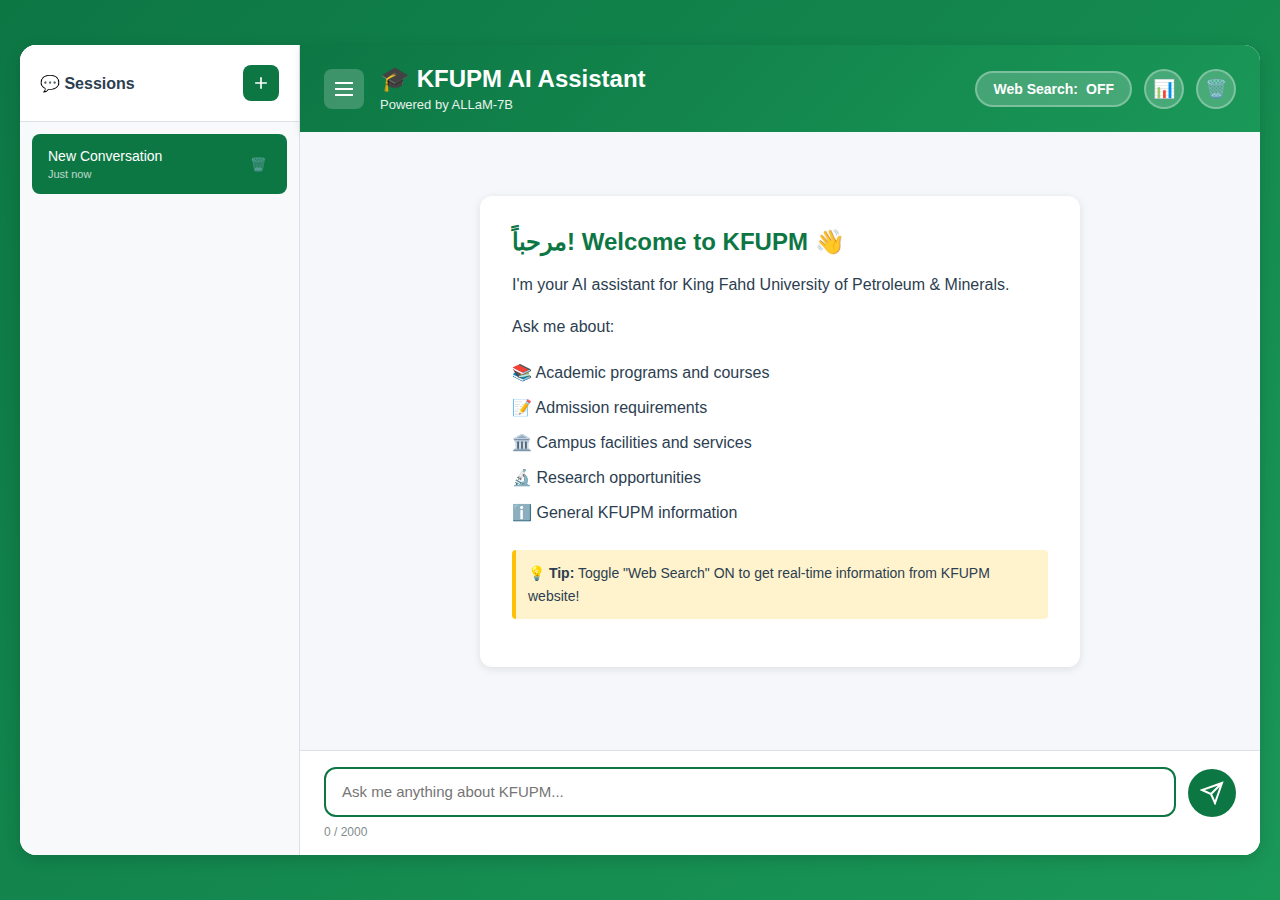
<file: index.html>
<!DOCTYPE html>
<html lang="en">
<head>
    <meta charset="UTF-8">
    <meta name="viewport" content="width=device-width, initial-scale=1.0">
    <title>KFUPM AI Assistant</title>
    <link rel="stylesheet" href="css/style.css">
</head>
<body>
    <div class="app-container">
        <!-- Sidebar -->
        <aside class="sidebar" id="sidebar">
            <div class="sidebar-header">
                <h3>💬 Sessions</h3>
                <button id="newSessionBtn" class="new-session-btn" title="New session">
                    <svg width="20" height="20" viewBox="0 0 24 24" fill="none" stroke="currentColor" stroke-width="2">
                        <line x1="12" y1="5" x2="12" y2="19"></line>
                        <line x1="5" y1="12" x2="19" y2="12"></line>
                    </svg>
                </button>
            </div>
            <div class="sessions-list" id="sessionsList">
                <!-- Sessions will be dynamically added here -->
            </div>
        </aside>

        <!-- Main Content -->
        <div class="main-content">
            <div class="container">
                <!-- Header -->
                <header class="header">
                    <div class="header-left">
                        <button id="sidebarToggle" class="sidebar-toggle" title="Toggle sidebar">
                            <svg width="24" height="24" viewBox="0 0 24 24" fill="none" stroke="currentColor" stroke-width="2">
                                <line x1="3" y1="12" x2="21" y2="12"></line>
                                <line x1="3" y1="6" x2="21" y2="6"></line>
                                <line x1="3" y1="18" x2="21" y2="18"></line>
                            </svg>
                        </button>
                        <div class="header-content">
                            <h1>🎓 KFUPM AI Assistant</h1>
                            <p class="subtitle">Powered by ALLaM-7B</p>
                        </div>
                    </div>
                    <div class="controls">
                        <button id="searchToggle" class="toggle-btn" title="Toggle web search">
                            <span class="toggle-label">Web Search:</span>
                            <span class="toggle-status">OFF</span>
                        </button>
                        <a href="admin.html" class="admin-link" title="Admin Dashboard">
                            <span>📊</span>
                        </a>
                        <button id="clearBtn" class="clear-btn" title="Clear conversation">
                            <span>🗑️</span>
                        </button>
                    </div>
                </header>

                <!-- Chat Container -->
                <div class="chat-container" id="chatContainer">
                    <div class="welcome-message">
                        <h2>مرحباً! Welcome to KFUPM 👋</h2>
                        <p>I'm your AI assistant for King Fahd University of Petroleum & Minerals.</p>
                        <p>Ask me about:</p>
                        <ul>
                            <li>📚 Academic programs and courses</li>
                            <li>📝 Admission requirements</li>
                            <li>🏛️ Campus facilities and services</li>
                            <li>🔬 Research opportunities</li>
                            <li>ℹ️ General KFUPM information</li>
                        </ul>
                        <p class="tip">💡 <strong>Tip:</strong> Toggle "Web Search" ON for real-time KFUPM website information!</p>
                    </div>
                </div>

                <!-- Input Area -->
                <div class="input-area">
                    <div class="input-wrapper">
                        <textarea 
                            id="messageInput" 
                            placeholder="Ask me anything about KFUPM..." 
                            rows="1"
                            maxlength="2000"
                        ></textarea>
                        <button id="sendBtn" class="send-btn" title="Send message">
                            <svg width="24" height="24" viewBox="0 0 24 24" fill="none" stroke="currentColor" stroke-width="2">
                                <path d="M22 2L11 13M22 2l-7 20-4-9-9-4 20-7z"/>
                            </svg>
                        </button>
                    </div>
                    <div class="input-footer">
                        <span id="charCount">0 / 2000</span>
                        <span class="status" id="status"></span>
                    </div>
                </div>
            </div>
        </div>
    </div>

    <!-- Loading Template -->
    <template id="loadingTemplate">
        <div class="message assistant-message loading-message">
            <div class="message-avatar">🤖</div>
            <div class="message-content">
                <div class="typing-indicator">
                    <span></span>
                    <span></span>
                    <span></span>
                </div>
            </div>
        </div>
    </template>

    <script src="js/chat.js"></script>
</body>
</html>
</file>
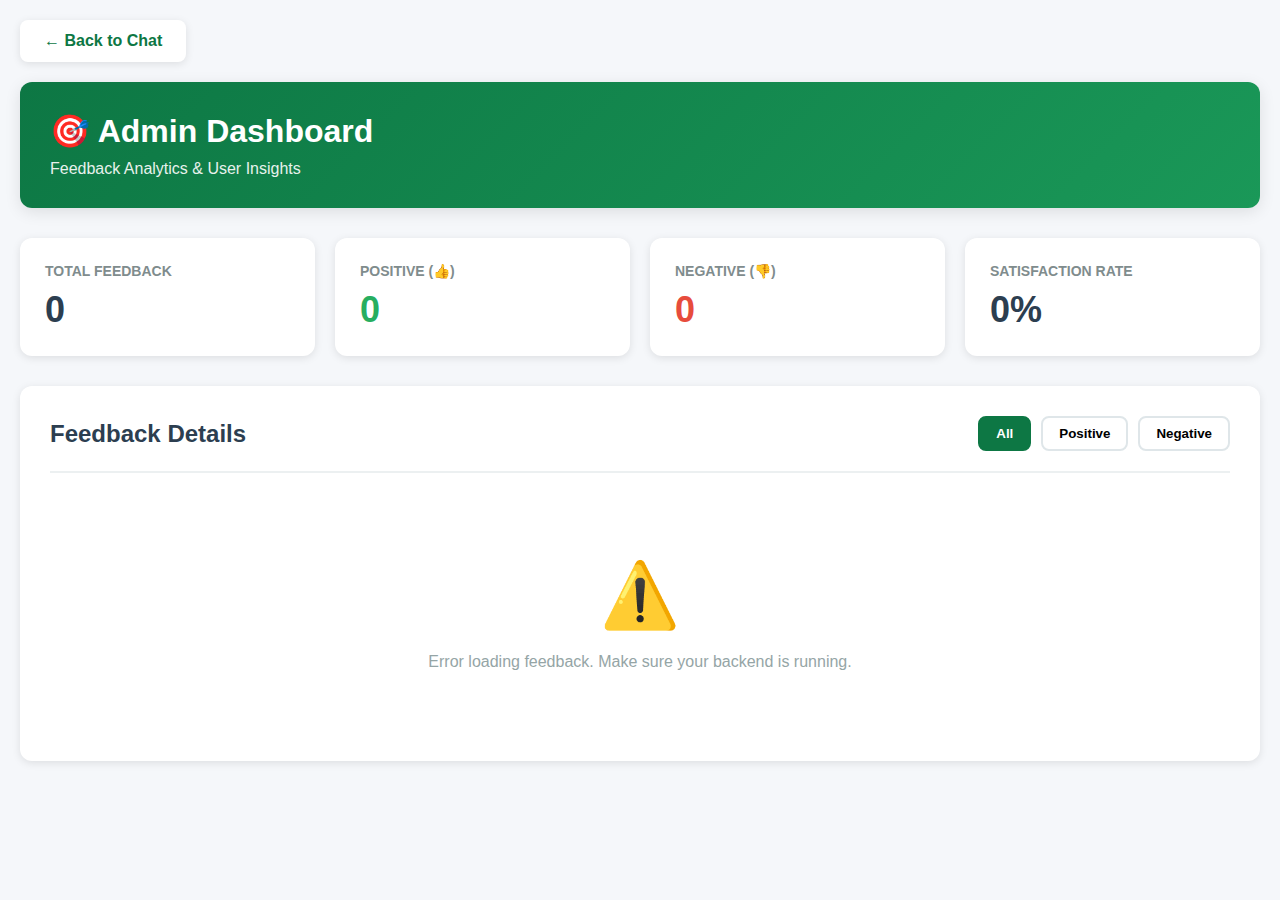
<file: admin.html>
<!DOCTYPE html>
<html lang="en">
<head>
    <meta charset="UTF-8">
    <meta name="viewport" content="width=device-width, initial-scale=1.0">
    <title>Admin Dashboard - KFUPM Chatbot</title>
    <style>
        * {
            margin: 0;
            padding: 0;
            box-sizing: border-box;
        }

        body {
            font-family: -apple-system, BlinkMacSystemFont, 'Segoe UI', Roboto, sans-serif;
            background: #f5f7fa;
            padding: 20px;
        }

        .container {
            max-width: 1400px;
            margin: 0 auto;
        }

        .header {
            background: linear-gradient(135deg, #0d7744 0%, #1a9858 100%);
            color: white;
            padding: 30px;
            border-radius: 12px;
            margin-bottom: 30px;
            box-shadow: 0 4px 16px rgba(0, 0, 0, 0.1);
        }

        .header h1 {
            font-size: 32px;
            margin-bottom: 10px;
        }

        .header p {
            opacity: 0.9;
            font-size: 16px;
        }

        .stats-grid {
            display: grid;
            grid-template-columns: repeat(auto-fit, minmax(250px, 1fr));
            gap: 20px;
            margin-bottom: 30px;
        }

        .stat-card {
            background: white;
            padding: 25px;
            border-radius: 12px;
            box-shadow: 0 2px 8px rgba(0, 0, 0, 0.1);
        }

        .stat-card .label {
            color: #7f8c8d;
            font-size: 14px;
            font-weight: 600;
            text-transform: uppercase;
            margin-bottom: 10px;
        }

        .stat-card .value {
            font-size: 36px;
            font-weight: 700;
            color: #2c3e50;
        }

        .stat-card.positive .value {
            color: #27ae60;
        }

        .stat-card.negative .value {
            color: #e74c3c;
        }

        .feedback-section {
            background: white;
            border-radius: 12px;
            padding: 30px;
            box-shadow: 0 2px 8px rgba(0, 0, 0, 0.1);
        }

        .feedback-header {
            display: flex;
            justify-content: space-between;
            align-items: center;
            margin-bottom: 25px;
            padding-bottom: 20px;
            border-bottom: 2px solid #ecf0f1;
        }

        .feedback-header h2 {
            font-size: 24px;
            color: #2c3e50;
        }

        .filter-buttons {
            display: flex;
            gap: 10px;
        }

        .filter-btn {
            padding: 8px 16px;
            border: 2px solid #dfe6e9;
            background: white;
            border-radius: 8px;
            cursor: pointer;
            font-weight: 600;
            transition: all 0.2s;
        }

        .filter-btn.active {
            background: #0d7744;
            color: white;
            border-color: #0d7744;
        }

        .feedback-item {
            border: 2px solid #ecf0f1;
            border-radius: 10px;
            padding: 20px;
            margin-bottom: 15px;
            transition: all 0.2s;
        }

        .feedback-item:hover {
            box-shadow: 0 4px 12px rgba(0, 0, 0, 0.1);
            border-color: #bdc3c7;
        }

        .feedback-item.positive {
            border-left: 4px solid #27ae60;
        }

        .feedback-item.negative {
            border-left: 4px solid #e74c3c;
        }

        .feedback-meta {
            display: flex;
            justify-content: space-between;
            align-items: center;
            margin-bottom: 15px;
        }

        .feedback-rating {
            display: flex;
            align-items: center;
            gap: 8px;
            font-size: 24px;
        }

        .feedback-date {
            color: #7f8c8d;
            font-size: 14px;
        }

        .feedback-session {
            color: #95a5a6;
            font-size: 12px;
            font-family: monospace;
        }

        .feedback-messages {
            background: #f8f9fa;
            padding: 15px;
            border-radius: 8px;
            margin-bottom: 15px;
        }

        .feedback-messages .message-label {
            font-weight: 600;
            color: #0d7744;
            margin-bottom: 8px;
            font-size: 13px;
            text-transform: uppercase;
        }

        .feedback-messages .message-content {
            color: #2c3e50;
            line-height: 1.6;
            margin-bottom: 15px;
            white-space: pre-wrap;
        }

        .feedback-comment {
            background: #fff3cd;
            border-left: 4px solid #ffc107;
            padding: 12px;
            border-radius: 4px;
            margin-top: 10px;
        }

        .feedback-comment strong {
            color: #856404;
            display: block;
            margin-bottom: 5px;
        }

        .no-feedback {
            text-align: center;
            padding: 60px 20px;
            color: #95a5a6;
        }

        .no-feedback-icon {
            font-size: 64px;
            margin-bottom: 20px;
        }

        .loading {
            text-align: center;
            padding: 40px;
            color: #95a5a6;
        }

        .back-link {
            display: inline-block;
            padding: 12px 24px;
            background: white;
            color: #0d7744;
            text-decoration: none;
            border-radius: 8px;
            font-weight: 600;
            margin-bottom: 20px;
            transition: all 0.2s;
            box-shadow: 0 2px 8px rgba(0, 0, 0, 0.1);
        }

        .back-link:hover {
            transform: translateY(-2px);
            box-shadow: 0 4px 12px rgba(0, 0, 0, 0.15);
        }
    </style>
</head>
<body>
    <div class="container">
        <a href="index.html" class="back-link">← Back to Chat</a>

        <div class="header">
            <h1>🎯 Admin Dashboard</h1>
            <p>Feedback Analytics & User Insights</p>
        </div>

        <div class="stats-grid">
            <div class="stat-card">
                <div class="label">Total Feedback</div>
                <div class="value" id="totalFeedback">0</div>
            </div>
            <div class="stat-card positive">
                <div class="label">Positive (👍)</div>
                <div class="value" id="positiveFeedback">0</div>
            </div>
            <div class="stat-card negative">
                <div class="label">Negative (👎)</div>
                <div class="value" id="negativeFeedback">0</div>
            </div>
            <div class="stat-card">
                <div class="label">Satisfaction Rate</div>
                <div class="value" id="satisfactionRate">0%</div>
            </div>
        </div>

        <div class="feedback-section">
            <div class="feedback-header">
                <h2>Feedback Details</h2>
                <div class="filter-buttons">
                    <button class="filter-btn active" data-filter="all">All</button>
                    <button class="filter-btn" data-filter="positive">Positive</button>
                    <button class="filter-btn" data-filter="negative">Negative</button>
                </div>
            </div>
            <div id="feedbackList">
                <div class="loading">Loading feedback...</div>
            </div>
        </div>
    </div>

    <script>
        // API Configuration - UPDATE THIS WITH YOUR BACKEND URL
        const API_URL = window.location.hostname === 'localhost'
            ? 'http://localhost:5000'
            : 'https://precapitalistic-eldora-uninterpolative.ngrok-free.dev';
        
        const API_KEY = 'kfupm-chatbot-secure-api-key-2024';

        let allFeedback = [];
        let currentFilter = 'all';

        async function loadFeedback() {
            try {
                const response = await fetch(`${API_URL}/admin/feedback`, {
                    headers: {
                        'X-API-Key': API_KEY
                    }
                });
                const data = await response.json();

                // Update statistics
                document.getElementById('totalFeedback').textContent = data.stats.total;
                document.getElementById('positiveFeedback').textContent = data.stats.positive;
                document.getElementById('negativeFeedback').textContent = data.stats.negative;
                document.getElementById('satisfactionRate').textContent = data.stats.positive_rate.toFixed(1) + '%';

                allFeedback = data.feedback;
                renderFeedback();
            } catch (error) {
                console.error('Error loading feedback:', error);
                document.getElementById('feedbackList').innerHTML = '<div class="no-feedback"><div class="no-feedback-icon">⚠️</div><p>Error loading feedback. Make sure your backend is running.</p></div>';
            }
        }

        function renderFeedback() {
            const feedbackList = document.getElementById('feedbackList');
            
            let filtered = allFeedback;
            if (currentFilter === 'positive') {
                filtered = allFeedback.filter(f => f.rating === 1);
            } else if (currentFilter === 'negative') {
                filtered = allFeedback.filter(f => f.rating === -1);
            }

            if (filtered.length === 0) {
                feedbackList.innerHTML = '<div class="no-feedback"><div class="no-feedback-icon">📭</div><p>No feedback found</p></div>';
                return;
            }

            feedbackList.innerHTML = filtered.map(feedback => {
                const rating = feedback.rating === 1 ? '👍' : '👎';
                const ratingClass = feedback.rating === 1 ? 'positive' : 'negative';
                const date = new Date(feedback.timestamp).toLocaleString();

                return `
                    <div class="feedback-item ${ratingClass}">
                        <div class="feedback-meta">
                            <div class="feedback-rating">${rating}</div>
                            <div>
                                <div class="feedback-date">${date}</div>
                                <div class="feedback-session">Session: ${feedback.session_id.substring(0, 8)}...</div>
                            </div>
                        </div>
                        <div class="feedback-messages">
                            <div class="message-label">User Question:</div>
                            <div class="message-content">${escapeHtml(feedback.user_message || 'N/A')}</div>
                            <div class="message-label">Assistant Response:</div>
                            <div class="message-content">${escapeHtml(feedback.assistant_message || 'N/A')}</div>
                        </div>
                        ${feedback.comment ? `
                            <div class="feedback-comment">
                                <strong>User Comment:</strong>
                                ${escapeHtml(feedback.comment)}
                            </div>
                        ` : ''}
                    </div>
                `;
            }).join('');
        }

        function escapeHtml(text) {
            const div = document.createElement('div');
            div.textContent = text;
            return div.innerHTML;
        }

        // Filter buttons
        document.querySelectorAll('.filter-btn').forEach(btn => {
            btn.addEventListener('click', () => {
                document.querySelectorAll('.filter-btn').forEach(b => b.classList.remove('active'));
                btn.classList.add('active');
                currentFilter = btn.dataset.filter;
                renderFeedback();
            });
        });

        // Load feedback on page load
        loadFeedback();

        // Auto-refresh every 30 seconds
        setInterval(loadFeedback, 30000);
    </script>
</body>
</html>
</file>
<file: css/style.css>
/* KFUPM Chatbot - Enhanced Stylesheet with Sessions */

* {
    margin: 0;
    padding: 0;
    box-sizing: border-box;
}

:root {
    --primary-color: #0d7744;
    --secondary-color: #1a9858;
    --accent-color: #2ecc71;
    --background: #f5f7fa;
    --surface: #ffffff;
    --text-primary: #2c3e50;
    --text-secondary: #7f8c8d;
    --user-bg: #0d7744;
    --assistant-bg: #ecf0f1;
    --border-color: #dce1e6;
    --error-color: #e74c3c;
    --shadow: 0 2px 8px rgba(0, 0, 0, 0.1);
    --shadow-lg: 0 4px 16px rgba(0, 0, 0, 0.15);
    --sidebar-width: 280px;
}

body {
    font-family: -apple-system, BlinkMacSystemFont, 'Segoe UI', Roboto, 'Helvetica Neue', Arial, sans-serif;
    background: linear-gradient(135deg, #0d7744 0%, #1a9858 100%);
    min-height: 100vh;
    display: flex;
    justify-content: center;
    align-items: center;
    padding: 20px;
}

.app-container {
    width: 100%;
    max-width: 1400px;
    height: 90vh;
    background: var(--surface);
    border-radius: 16px;
    box-shadow: var(--shadow-lg);
    display: flex;
    overflow: hidden;
}

/* Sidebar */
.sidebar {
    width: var(--sidebar-width);
    background: #f8f9fa;
    border-right: 1px solid var(--border-color);
    display: flex;
    flex-direction: column;
    transition: transform 0.3s ease;
}

.sidebar.hidden {
    transform: translateX(-100%);
    position: absolute;
}

.sidebar-header {
    padding: 20px;
    background: white;
    border-bottom: 1px solid var(--border-color);
    display: flex;
    justify-content: space-between;
    align-items: center;
}

.sidebar-header h3 {
    font-size: 16px;
    color: var(--text-primary);
    font-weight: 600;
}

.new-session-btn {
    background: var(--primary-color);
    color: white;
    border: none;
    width: 36px;
    height: 36px;
    border-radius: 8px;
    cursor: pointer;
    display: flex;
    align-items: center;
    justify-content: center;
    transition: all 0.2s ease;
}

.new-session-btn:hover {
    background: var(--secondary-color);
    transform: scale(1.05);
}

.sessions-list {
    flex: 1;
    overflow-y: auto;
    padding: 12px;
}

.session-item {
    background: white;
    padding: 12px 14px;
    margin-bottom: 8px;
    border-radius: 8px;
    cursor: pointer;
    transition: all 0.2s ease;
    border: 2px solid transparent;
    display: flex;
    justify-content: space-between;
    align-items: center;
}

.session-item:hover {
    border-color: var(--primary-color);
    box-shadow: var(--shadow);
}

.session-item.active {
    background: var(--primary-color);
    color: white;
}

.session-info {
    flex: 1;
    min-width: 0;
}

.session-title {
    font-size: 14px;
    font-weight: 500;
    white-space: nowrap;
    overflow: hidden;
    text-overflow: ellipsis;
}

.session-time {
    font-size: 11px;
    opacity: 0.7;
    margin-top: 4px;
}

.session-delete {
    background: transparent;
    border: none;
    color: inherit;
    cursor: pointer;
    padding: 4px;
    opacity: 0.6;
    transition: opacity 0.2s;
}

.session-delete:hover {
    opacity: 1;
}

.session-item.active .session-delete {
    color: white;
}

/* Main Content */
.main-content {
    flex: 1;
    display: flex;
    flex-direction: column;
}

.container {
    width: 100%;
    height: 100%;
    display: flex;
    flex-direction: column;
}

/* Header */
.header {
    background: linear-gradient(135deg, var(--primary-color) 0%, var(--secondary-color) 100%);
    color: white;
    padding: 20px 24px;
    display: flex;
    justify-content: space-between;
    align-items: center;
    box-shadow: var(--shadow);
}

.header-left {
    display: flex;
    align-items: center;
    gap: 16px;
}

.sidebar-toggle {
    background: rgba(255, 255, 255, 0.2);
    border: none;
    color: white;
    width: 40px;
    height: 40px;
    border-radius: 8px;
    cursor: pointer;
    display: flex;
    align-items: center;
    justify-content: center;
    transition: all 0.2s ease;
}

.sidebar-toggle:hover {
    background: rgba(255, 255, 255, 0.3);
}

.header-content h1 {
    font-size: 24px;
    font-weight: 700;
    margin-bottom: 4px;
}

.subtitle {
    font-size: 13px;
    opacity: 0.9;
}

.controls {
    display: flex;
    gap: 12px;
    align-items: center;
}

.toggle-btn {
    background: rgba(255, 255, 255, 0.2);
    border: 2px solid rgba(255, 255, 255, 0.3);
    color: white;
    padding: 8px 16px;
    border-radius: 20px;
    cursor: pointer;
    font-size: 14px;
    font-weight: 600;
    transition: all 0.3s ease;
    display: flex;
    align-items: center;
    gap: 8px;
}

.toggle-btn:hover {
    background: rgba(255, 255, 255, 0.3);
    border-color: rgba(255, 255, 255, 0.5);
}

.toggle-btn.active {
    background: var(--accent-color);
    border-color: var(--accent-color);
}

.toggle-status {
    font-weight: 700;
}

.admin-link {
    background: rgba(255, 255, 255, 0.2);
    border: 2px solid rgba(255, 255, 255, 0.3);
    color: white;
    width: 40px;
    height: 40px;
    border-radius: 50%;
    cursor: pointer;
    font-size: 18px;
    transition: all 0.3s ease;
    display: flex;
    align-items: center;
    justify-content: center;
    text-decoration: none;
}

.admin-link:hover {
    background: rgba(255, 255, 255, 0.3);
    transform: scale(1.05);
}

.clear-btn {
    background: rgba(255, 255, 255, 0.2);
    border: 2px solid rgba(255, 255, 255, 0.3);
    color: white;
    width: 40px;
    height: 40px;
    border-radius: 50%;
    cursor: pointer;
    font-size: 18px;
    transition: all 0.3s ease;
    display: flex;
    align-items: center;
    justify-content: center;
}

.clear-btn:hover {
    background: rgba(255, 255, 255, 0.3);
    transform: scale(1.05);
}

/* Chat Container */
.chat-container {
    flex: 1;
    overflow-y: auto;
    padding: 24px;
    background: var(--background);
}

.chat-container::-webkit-scrollbar {
    width: 8px;
}

.chat-container::-webkit-scrollbar-track {
    background: transparent;
}

.chat-container::-webkit-scrollbar-thumb {
    background: var(--border-color);
    border-radius: 4px;
}

.chat-container::-webkit-scrollbar-thumb:hover {
    background: var(--text-secondary);
}

.sessions-list::-webkit-scrollbar {
    width: 6px;
}

.sessions-list::-webkit-scrollbar-track {
    background: transparent;
}

.sessions-list::-webkit-scrollbar-thumb {
    background: var(--border-color);
    border-radius: 3px;
}

/* Welcome Message */
.welcome-message {
    background: white;
    border-radius: 12px;
    padding: 32px;
    box-shadow: var(--shadow);
    max-width: 600px;
    margin: 40px auto;
}

.welcome-message h2 {
    color: var(--primary-color);
    font-size: 24px;
    margin-bottom: 16px;
}

.welcome-message p {
    color: var(--text-primary);
    line-height: 1.6;
    margin-bottom: 16px;
}

.welcome-message ul {
    list-style: none;
    margin: 16px 0;
}

.welcome-message ul li {
    padding: 8px 0;
    color: var(--text-primary);
}

.welcome-message .tip {
    background: #fff3cd;
    border-left: 4px solid #ffc107;
    padding: 12px;
    margin-top: 20px;
    border-radius: 4px;
    font-size: 14px;
}

/* Messages */
.message {
    display: flex;
    gap: 12px;
    margin-bottom: 20px;
    animation: fadeIn 0.3s ease;
}

@keyframes fadeIn {
    from {
        opacity: 0;
        transform: translateY(10px);
    }
    to {
        opacity: 1;
        transform: translateY(0);
    }
}

.message-avatar {
    width: 40px;
    height: 40px;
    border-radius: 50%;
    display: flex;
    align-items: center;
    justify-content: center;
    font-size: 20px;
    flex-shrink: 0;
}

.user-message {
    flex-direction: row-reverse;
}

.user-message .message-avatar {
    background: var(--user-bg);
}

.assistant-message .message-avatar {
    background: var(--assistant-bg);
}

.message-content {
    max-width: 70%;
    padding: 12px 16px;
    border-radius: 12px;
    line-height: 1.6;
    word-wrap: break-word;
}

.message-text {
    margin-bottom: 8px;
}

/* Markdown Styling */
.message-text h1 {
    font-size: 24px;
    font-weight: 700;
    margin: 16px 0 12px 0;
    color: inherit;
}

.message-text h2 {
    font-size: 20px;
    font-weight: 700;
    margin: 14px 0 10px 0;
    color: inherit;
}

.message-text h3 {
    font-size: 18px;
    font-weight: 600;
    margin: 12px 0 8px 0;
    color: inherit;
}

.message-text p {
    margin: 8px 0;
}

.message-text strong {
    font-weight: 700;
}

.message-text em {
    font-style: italic;
}

.message-text code {
    background: rgba(0, 0, 0, 0.05);
    padding: 2px 6px;
    border-radius: 4px;
    font-family: 'Courier New', Courier, monospace;
    font-size: 0.9em;
}

.assistant-message .message-text code {
    background: rgba(0, 0, 0, 0.05);
}

.user-message .message-text code {
    background: rgba(255, 255, 255, 0.2);
}

.message-text pre {
    background: #282c34;
    color: #abb2bf;
    padding: 12px;
    border-radius: 6px;
    overflow-x: auto;
    margin: 12px 0;
}

.message-text pre code {
    background: none;
    padding: 0;
    color: inherit;
    font-size: 0.95em;
    line-height: 1.5;
}

.message-text ul,
.message-text ol {
    margin: 12px 0;
    padding-left: 24px;
}

.message-text li {
    margin: 6px 0;
    line-height: 1.6;
}

.message-text table {
    border-collapse: collapse;
    width: 100%;
    margin: 12px 0;
}

.message-text th,
.message-text td {
    border: 1px solid var(--border-color);
    padding: 8px 12px;
    text-align: left;
}

.message-text th {
    background: var(--background);
    font-weight: 600;
}

.message-text blockquote {
    border-left: 4px solid var(--primary-color);
    padding-left: 12px;
    margin: 12px 0;
    color: var(--text-secondary);
    font-style: italic;
}

/* Feedback Buttons */
.message-feedback {
    display: flex;
    gap: 8px;
    margin-top: 12px;
    padding-top: 12px;
    border-top: 1px solid rgba(0, 0, 0, 0.05);
}

.feedback-btn {
    display: flex;
    align-items: center;
    gap: 6px;
    padding: 6px 12px;
    background: var(--background);
    border: 2px solid var(--border-color);
    border-radius: 6px;
    cursor: pointer;
    transition: all 0.2s ease;
    font-size: 14px;
}

.feedback-btn:hover:not(:disabled) {
    background: var(--primary-color);
    color: white;
    border-color: var(--primary-color);
}

.feedback-btn.active {
    background: var(--primary-color);
    color: white;
    border-color: var(--primary-color);
}

.feedback-btn:disabled {
    opacity: 0.6;
    cursor: not-allowed;
}

.feedback-icon {
    font-size: 16px;
}

.feedback-count {
    font-size: 12px;
    font-weight: 600;
    min-width: 16px;
}

.user-message .message-content {
    background: var(--user-bg);
    color: white;
    border-bottom-right-radius: 4px;
}

.assistant-message .message-content {
    background: white;
    color: var(--text-primary);
    border-bottom-left-radius: 4px;
    box-shadow: var(--shadow);
}

/* Message Timestamp */
.message-time {
    font-size: 11px;
    color: var(--text-secondary);
    margin-top: 6px;
}

/* Sources - Compact Grid Layout */
.sources {
    margin-top: 12px;
    padding-top: 12px;
    border-top: 1px solid var(--border-color);
}

.sources-title {
    font-size: 12px;
    font-weight: 600;
    color: var(--text-secondary);
    margin-bottom: 8px;
}

.sources-grid {
    display: grid;
    grid-template-columns: repeat(auto-fill, minmax(200px, 1fr));
    gap: 8px;
}

.source-item {
    background: var(--background);
    padding: 8px 10px;
    border-radius: 6px;
    font-size: 12px;
    border-left: 3px solid var(--primary-color);
}

.source-item a {
    color: var(--primary-color);
    text-decoration: none;
    font-weight: 600;
    display: block;
    white-space: nowrap;
    overflow: hidden;
    text-overflow: ellipsis;
}

.source-item a:hover {
    text-decoration: underline;
}

.source-snippet {
    display: none; /* Hide snippets to save space */
}

/* Typing Indicator */
.typing-indicator {
    display: flex;
    gap: 4px;
    padding: 8px 0;
}

.typing-indicator span {
    width: 8px;
    height: 8px;
    background: var(--text-secondary);
    border-radius: 50%;
    animation: typing 1.4s infinite;
}

.typing-indicator span:nth-child(2) {
    animation-delay: 0.2s;
}

.typing-indicator span:nth-child(3) {
    animation-delay: 0.4s;
}

@keyframes typing {
    0%, 60%, 100% {
        transform: translateY(0);
        opacity: 0.5;
    }
    30% {
        transform: translateY(-10px);
        opacity: 1;
    }
}

/* Input Area */
.input-area {
    background: white;
    padding: 16px 24px;
    border-top: 1px solid var(--border-color);
}

.input-wrapper {
    display: flex;
    gap: 12px;
    align-items: flex-end;
}

#messageInput {
    flex: 1;
    resize: none;
    border: 2px solid var(--border-color);
    border-radius: 12px;
    padding: 12px 16px;
    font-size: 15px;
    font-family: inherit;
    line-height: 1.5;
    max-height: 120px;
    transition: border-color 0.3s ease;
}

#messageInput:focus {
    outline: none;
    border-color: var(--primary-color);
}

#messageInput:disabled {
    background: var(--background);
    cursor: not-allowed;
}

.send-btn {
    background: var(--primary-color);
    color: white;
    border: none;
    width: 48px;
    height: 48px;
    border-radius: 50%;
    cursor: pointer;
    display: flex;
    align-items: center;
    justify-content: center;
    transition: all 0.3s ease;
    flex-shrink: 0;
}

.send-btn:hover:not(:disabled) {
    background: var(--secondary-color);
    transform: scale(1.05);
}

.send-btn:disabled {
    background: var(--text-secondary);
    cursor: not-allowed;
    opacity: 0.5;
}

.input-footer {
    display: flex;
    justify-content: space-between;
    align-items: center;
    margin-top: 8px;
    font-size: 12px;
    color: var(--text-secondary);
}

#charCount {
    font-variant-numeric: tabular-nums;
}

.status {
    font-weight: 500;
}

.status.error {
    color: var(--error-color);
}

.status.success {
    color: var(--accent-color);
}

/* Error Message */
.error-message {
    background: #fee;
    border-left: 4px solid var(--error-color);
    padding: 12px 16px;
    border-radius: 8px;
    color: var(--error-color);
    margin: 16px 0;
}

/* Responsive Design */
@media (max-width: 1024px) {
    .sidebar {
        position: absolute;
        height: 100%;
        z-index: 1000;
        box-shadow: var(--shadow-lg);
    }
    
    .sidebar.hidden {
        transform: translateX(-100%);
    }
}

@media (max-width: 768px) {
    body {
        padding: 0;
    }
    
    .app-container {
        height: 100vh;
        max-width: 100%;
        border-radius: 0;
    }
    
    .header {
        padding: 16px;
    }
    
    .header-content h1 {
        font-size: 20px;
    }
    
    .subtitle {
        font-size: 12px;
    }
    
    .chat-container {
        padding: 16px;
    }
    
    .message-content {
        max-width: 80%;
    }
    
    .welcome-message {
        padding: 20px;
        margin: 20px auto;
    }
    
    .sources-grid {
        grid-template-columns: 1fr;
    }
}

@media (max-width: 480px) {
    .controls {
        gap: 8px;
    }
    
    .toggle-btn {
        padding: 6px 12px;
        font-size: 12px;
    }
    
    .clear-btn {
        width: 36px;
        height: 36px;
        font-size: 16px;
    }
}

/* Utility Classes */
.hidden {
    display: none !important;
}

.fade-in {
    animation: fadeIn 0.3s ease;
}
</file>
